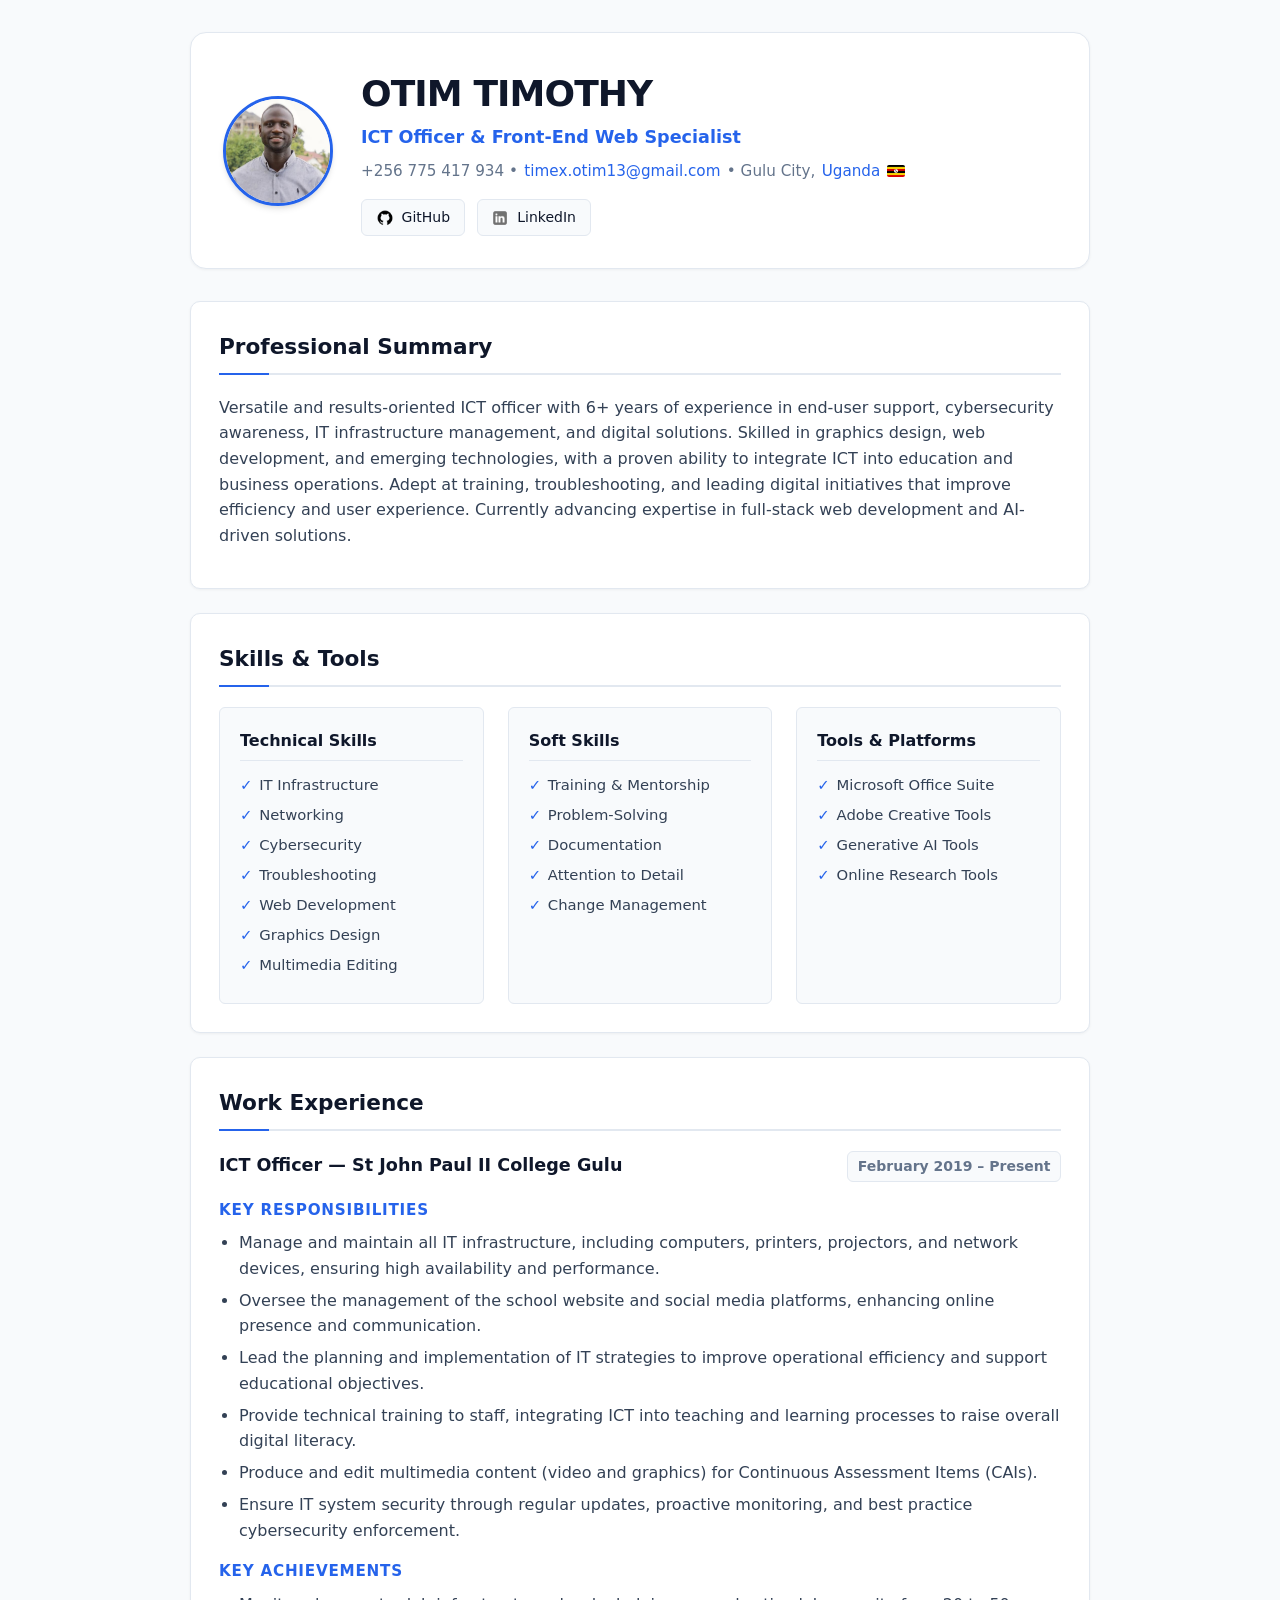
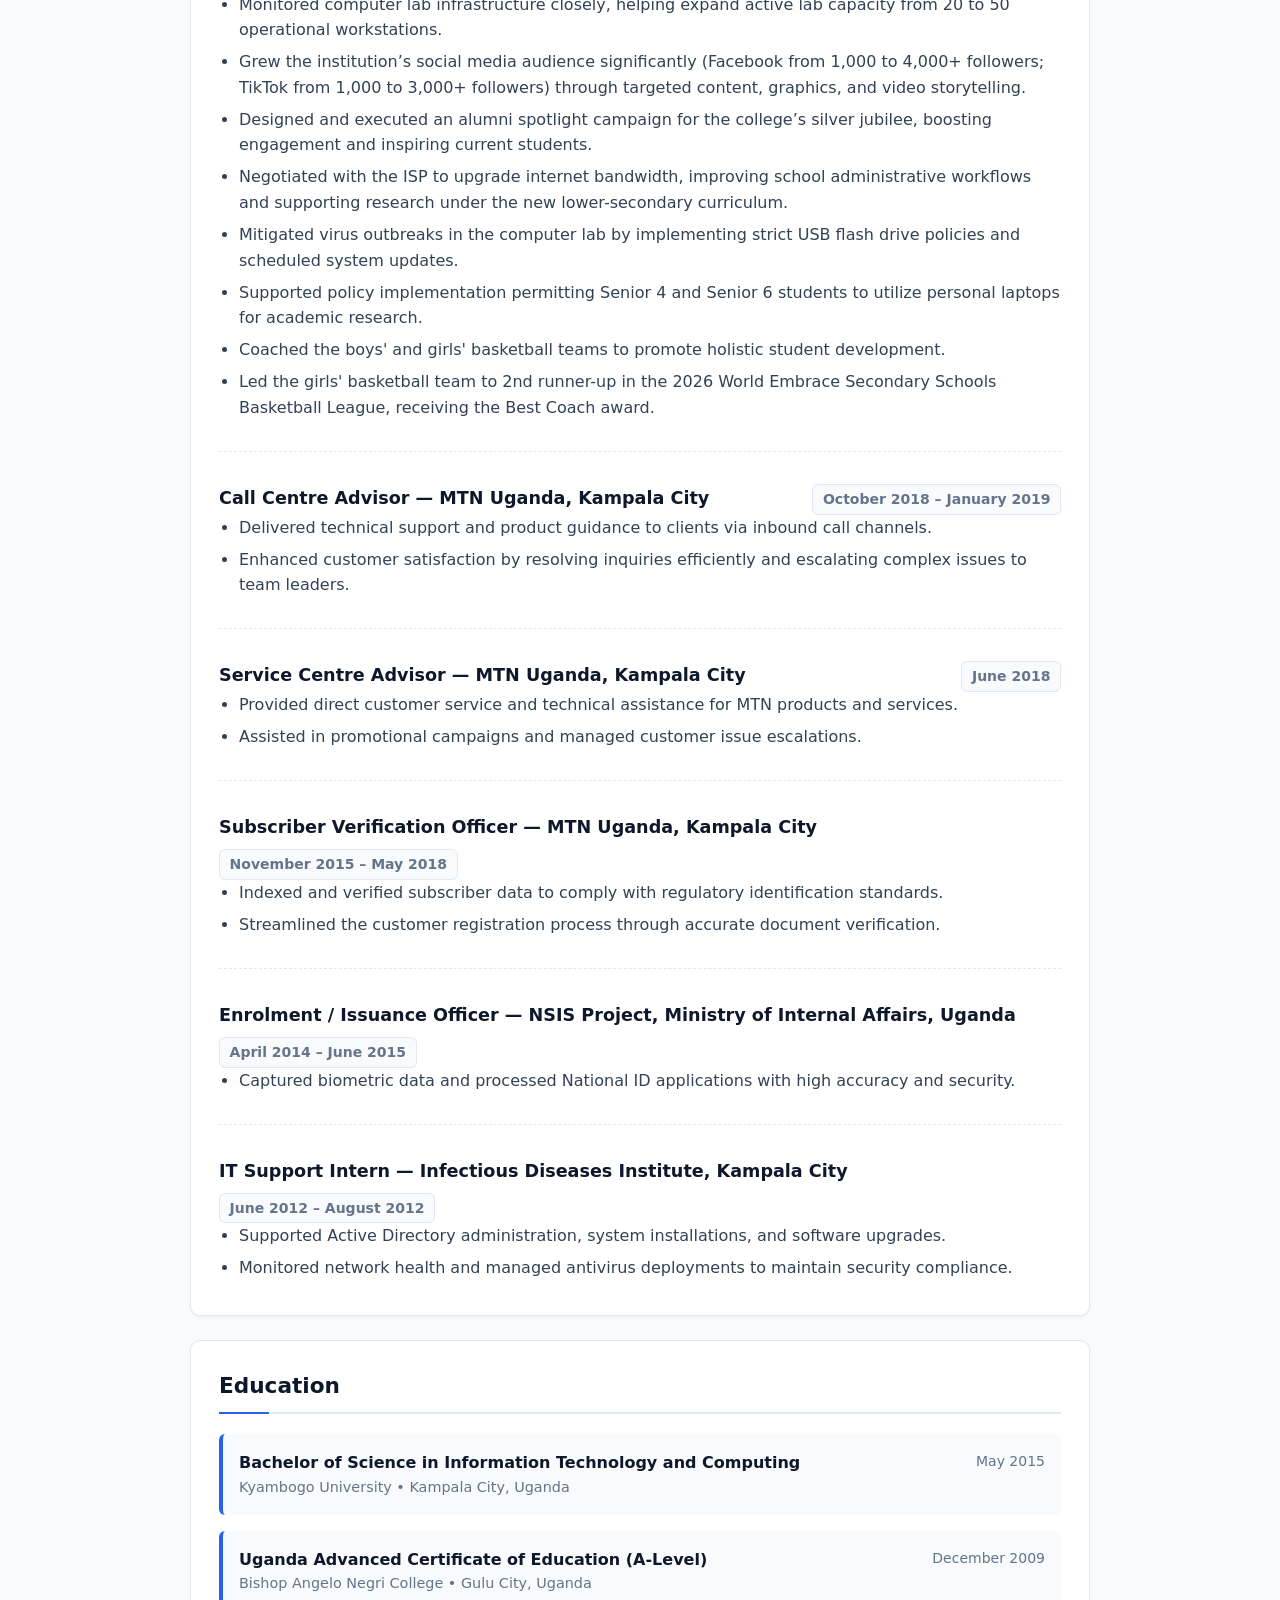
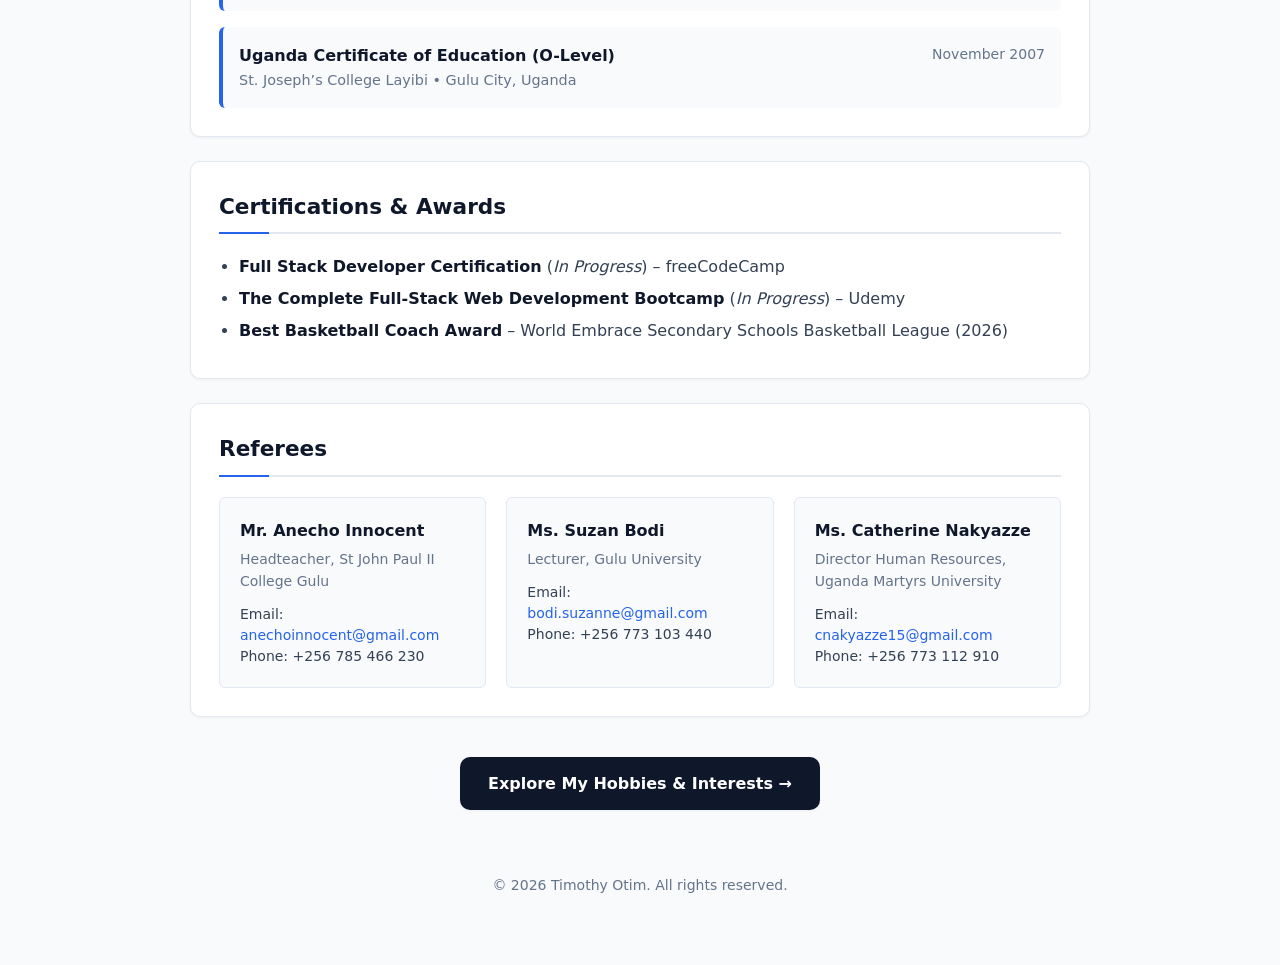
<file: index.html>
<!DOCTYPE html>
<html lang="en">
<head>
    <meta charset="UTF-8">
    <meta name="viewport" content="width=device-width, initial-scale=1.0">
    <title>Otim Timothy - Resume</title>
    <link rel="stylesheet" href="styles.css">
</head>
<body>

    <!-- Header / Contact Info Section -->
    <header class="header">
        <div class="profile-container">
            <img src="./images/Timothy Otim.jpeg" class="profile-img" alt="Timothy Otim's profile picture">
            <div class="header-text">
                <h1>OTIM TIMOTHY</h1>
                <p class="subtitle">ICT Officer & Front-End Web Specialist</p>
                <p class="contact-info">
                    +256 775 417 934 &bull; 
                    <a href="mailto:timex.otim13@gmail.com">timex.otim13@gmail.com</a> &bull; 
                    Gulu City, 
                    <a href="https://en.wikipedia.org/wiki/Uganda" target="_blank" rel="noopener noreferrer">
                        Uganda <img src="./images/Flag_of_Uganda.svg.webp" width="18" alt="Uganda flag" class="flag-icon">
                    </a>
                </p>
                <div class="social-links">
                    <a href="https://github.com/latintim" target="_blank" rel="noopener noreferrer" class="social-btn">
                        <img src="./images/github.png" width="18" alt="GitHub icon"> GitHub
                    </a>
                    <a href="https://www.linkedin.com/in/timothy-otim-a241b9241" target="_blank" rel="noopener noreferrer" class="social-btn">
                        <img src="./images/linkedin.png" width="18" alt="LinkedIn icon"> LinkedIn
                    </a>
                </div>
            </div>
        </div>
    </header>

    <main class="main-content">

        <!-- Professional Summary -->
        <section class="section">
            <h2>Professional Summary</h2>
            <p>
                Versatile and results-oriented ICT officer with 6+ years of experience in end-user support, cybersecurity awareness, IT infrastructure management, and digital solutions. Skilled in graphics design, web development, and emerging technologies, with a proven ability to integrate ICT into education and business operations. Adept at training, troubleshooting, and leading digital initiatives that improve efficiency and user experience. Currently advancing expertise in full-stack web development and AI-driven solutions.
            </p>
        </section>

        <!-- Skills Section -->
        <section class="section">
            <h2>Skills & Tools</h2>
            <div class="skills-grid">
                <div class="skill-category">
                    <h3>Technical Skills</h3>
                    <ul class="skills-list">
                        <li>IT Infrastructure</li>
                        <li>Networking</li>
                        <li>Cybersecurity</li>
                        <li>Troubleshooting</li>
                        <li>Web Development</li>
                        <li>Graphics Design</li>
                        <li>Multimedia Editing</li>
                    </ul>
                </div>

                <div class="skill-category">
                    <h3>Soft Skills</h3>
                    <ul class="skills-list">
                        <li>Training & Mentorship</li>
                        <li>Problem-Solving</li>
                        <li>Documentation</li>
                        <li>Attention to Detail</li>
                        <li>Change Management</li>
                    </ul>
                </div>

                <div class="skill-category">
                    <h3>Tools & Platforms</h3>
                    <ul class="skills-list">
                        <li>Microsoft Office Suite</li>
                        <li>Adobe Creative Tools</li>
                        <li>Generative AI Tools</li>
                        <li>Online Research Tools</li>
                    </ul>
                </div>
            </div>
        </section>

        <!-- Work Experience Section -->
        <section class="section">
            <h2>Work Experience</h2>

            <article class="job-entry">
                <div class="job-header">
                    <h3>ICT Officer &mdash; St John Paul II College Gulu</h3>
                    <span class="job-date">February 2019 &ndash; Present</span>
                </div>
                
                <h4>Key Responsibilities</h4>
                <ul>
                    <li>Manage and maintain all IT infrastructure, including computers, printers, projectors, and network devices, ensuring high availability and performance.</li>
                    <li>Oversee the management of the school website and social media platforms, enhancing online presence and communication.</li>
                    <li>Lead the planning and implementation of IT strategies to improve operational efficiency and support educational objectives.</li>
                    <li>Provide technical training to staff, integrating ICT into teaching and learning processes to raise overall digital literacy.</li>
                    <li>Produce and edit multimedia content (video and graphics) for Continuous Assessment Items (CAIs).</li>
                    <li>Ensure IT system security through regular updates, proactive monitoring, and best practice cybersecurity enforcement.</li>
                </ul>

                <h4>Key Achievements</h4>
                <ul>
                    <li>Monitored computer lab infrastructure closely, helping expand active lab capacity from 20 to 50 operational workstations.</li>
                    <li>Grew the institution’s social media audience significantly (Facebook from 1,000 to 4,000+ followers; TikTok from 1,000 to 3,000+ followers) through targeted content, graphics, and video storytelling.</li>
                    <li>Designed and executed an alumni spotlight campaign for the college’s silver jubilee, boosting engagement and inspiring current students.</li>
                    <li>Negotiated with the ISP to upgrade internet bandwidth, improving school administrative workflows and supporting research under the new lower-secondary curriculum.</li>
                    <li>Mitigated virus outbreaks in the computer lab by implementing strict USB flash drive policies and scheduled system updates.</li>
                    <li>Supported policy implementation permitting Senior 4 and Senior 6 students to utilize personal laptops for academic research.</li>
                    <li>Coached the boys' and girls' basketball teams to promote holistic student development.</li>
                    <li>Led the girls' basketball team to 2nd runner-up in the 2026 World Embrace Secondary Schools Basketball League, receiving the Best Coach award.</li>
                </ul>
            </article>

            <article class="job-entry">
                <div class="job-header">
                    <h3>Call Centre Advisor &mdash; MTN Uganda, Kampala City</h3>
                    <span class="job-date">October 2018 &ndash; January 2019</span>
                </div>
                <ul>
                    <li>Delivered technical support and product guidance to clients via inbound call channels.</li>
                    <li>Enhanced customer satisfaction by resolving inquiries efficiently and escalating complex issues to team leaders.</li>
                </ul>
            </article>

            <article class="job-entry">
                <div class="job-header">
                    <h3>Service Centre Advisor &mdash; MTN Uganda, Kampala City</h3>
                    <span class="job-date">June 2018</span>
                </div>
                <ul>
                    <li>Provided direct customer service and technical assistance for MTN products and services.</li>
                    <li>Assisted in promotional campaigns and managed customer issue escalations.</li>
                </ul>
            </article>

            <article class="job-entry">
                <div class="job-header">
                    <h3>Subscriber Verification Officer &mdash; MTN Uganda, Kampala City</h3>
                    <span class="job-date">November 2015 &ndash; May 2018</span>
                </div>
                <ul>
                    <li>Indexed and verified subscriber data to comply with regulatory identification standards.</li>
                    <li>Streamlined the customer registration process through accurate document verification.</li>
                </ul>
            </article>

            <article class="job-entry">
                <div class="job-header">
                    <h3>Enrolment / Issuance Officer &mdash; NSIS Project, Ministry of Internal Affairs, Uganda</h3>
                    <span class="job-date">April 2014 &ndash; June 2015</span>
                </div>
                <ul>
                    <li>Captured biometric data and processed National ID applications with high accuracy and security.</li>
                </ul>
            </article>

            <article class="job-entry">
                <div class="job-header">
                    <h3>IT Support Intern &mdash; Infectious Diseases Institute, Kampala City</h3>
                    <span class="job-date">June 2012 &ndash; August 2012</span>
                </div>
                <ul>
                    <li>Supported Active Directory administration, system installations, and software upgrades.</li>
                    <li>Monitored network health and managed antivirus deployments to maintain security compliance.</li>
                </ul>
            </article>

        </section>

        <!-- Education Background -->
        <section class="section">
            <h2>Education</h2>
            <div class="education-list">
                <div class="edu-item">
                    <div class="edu-header">
                        <strong>Bachelor of Science in Information Technology and Computing</strong>
                        <span>May 2015</span>
                    </div>
                    <p>Kyambogo University &bull; Kampala City, Uganda</p>
                </div>

                <div class="edu-item">
                    <div class="edu-header">
                        <strong>Uganda Advanced Certificate of Education (A-Level)</strong>
                        <span>December 2009</span>
                    </div>
                    <p>Bishop Angelo Negri College &bull; Gulu City, Uganda</p>
                </div>

                <div class="edu-item">
                    <div class="edu-header">
                        <strong>Uganda Certificate of Education (O-Level)</strong>
                        <span>November 2007</span>
                    </div>
                    <p>St. Joseph’s College Layibi &bull; Gulu City, Uganda</p>
                </div>
            </div>
        </section>

        <!-- Certifications -->
        <section class="section">
            <h2>Certifications & Awards</h2>
            <ul>
                <li><strong>Full Stack Developer Certification</strong> (<em>In Progress</em>) &ndash; freeCodeCamp</li>
                <li><strong>The Complete Full-Stack Web Development Bootcamp</strong> (<em>In Progress</em>) &ndash; Udemy</li>
                <li><strong>Best Basketball Coach Award</strong> &ndash; World Embrace Secondary Schools Basketball League (2026)</li>
            </ul>
        </section>

        <!-- Referees Section -->
        <section class="section">
            <h2>Referees</h2>
            <div class="referees-grid">
                <div class="referee-card">
                    <h3>Mr. Anecho Innocent</h3>
                    <p class="referee-title">Headteacher, St John Paul II College Gulu</p>
                    <p class="referee-contact">
                        Email: <a href="mailto:anechoinnocent@gmail.com">anechoinnocent@gmail.com</a><br>
                        Phone: +256 785 466 230
                    </p>
                </div>

                <div class="referee-card">
                    <h3>Ms. Suzan Bodi</h3>
                    <p class="referee-title">Lecturer, Gulu University</p>
                    <p class="referee-contact">
                        Email: <a href="mailto:bodi.suzanne@gmail.com">bodi.suzanne@gmail.com</a><br>
                        Phone: +256 773 103 440
                    </p>
                </div>

                <div class="referee-card">
                    <h3>Ms. Catherine Nakyazze</h3>
                    <p class="referee-title">Director Human Resources, Uganda Martyrs University</p>
                    <p class="referee-contact">
                        Email: <a href="mailto:cnakyazze15@gmail.com">cnakyazze15@gmail.com</a><br>
                        Phone: +256 773 112 910
                    </p>
                </div>
            </div>
        </section>

        <!-- Navigation Link to Hobbies Page -->
        <section class="section hobbies-link-section">
            <a href="./hobbies.html" class="hobbies-btn" target="_blank" rel="noopener noreferrer">Explore My Hobbies & Interests &rarr;</a>
        </section>

    </main>

    <!-- Footer Section -->
    <footer class="footer">
        <p>&copy; 2026 Timothy Otim. All rights reserved.</p>
    </footer>

</body>
</html>
</file>
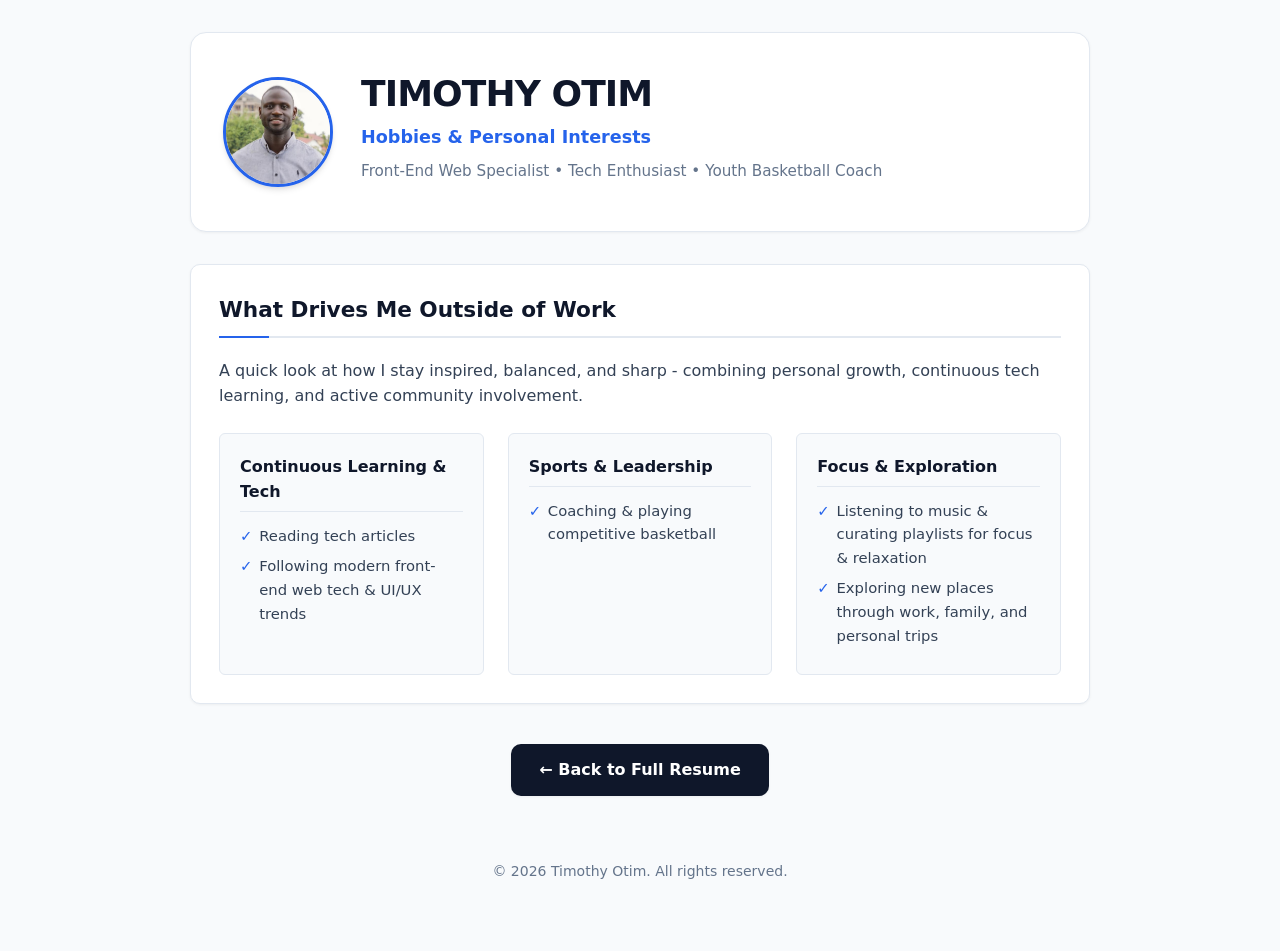
<file: hobbies.html>
<!DOCTYPE html>
<html lang="en">
<head>
    <meta charset="UTF-8">
    <meta name="viewport" content="width=device-width, initial-scale=1.0">
    <title>Timothy Otim - Hobbies & Interests</title>
    <link rel="stylesheet" href="styles.css">
</head>
<body>

    <!-- Header Section -->
    <header class="header">
        <div class="profile-container">
            <img src="./images/Timothy Otim.jpeg" class="profile-img" alt="Timothy Otim's profile picture">
            <div class="header-text">
                <h1>TIMOTHY OTIM</h1>
                <p class="subtitle">Hobbies & Personal Interests</p>
                <p class="contact-info">
                    Front-End Web Specialist &bull; Tech Enthusiast &bull; Youth Basketball Coach
                </p>
            </div>
        </div>
    </header>

    <main class="main-content">

        <!-- Hobbies & Interests Section -->
        <section class="section">
            <h2>What Drives Me Outside of Work</h2>
            <p>
                A quick look at how I stay inspired, balanced, and sharp - combining personal growth, continuous tech learning, and active community involvement.
            </p>

            <div class="skills-grid" style="margin-top: 1.5rem;">
                
                <div class="skill-category">
                    <h3>Continuous Learning & Tech</h3>
                    <ul class="skills-list">
                        <li>Reading tech articles</li>
                        <li>Following modern front-end web tech & UI/UX trends</li>
                    </ul>
                </div>

                <div class="skill-category">
                    <h3>Sports & Leadership</h3>
                    <ul class="skills-list">
                        <li>Coaching & playing competitive basketball</li>
                    </ul>
                </div>

                <div class="skill-category">
                    <h3>Focus & Exploration</h3>
                    <ul class="skills-list">
                        <li>Listening to music & curating playlists for focus & relaxation</li>
                        <li>Exploring new places through work, family, and personal trips</li>
                    </ul>
                </div>

            </div>
        </section>

        <!-- Back Navigation Button -->
        <section class="section hobbies-link-section">
            <a href="./index.html" class="hobbies-btn">&larr; Back to Full Resume</a>
        </section>

    </main>

    <!-- Footer Section -->
    <footer class="footer">
        <p>&copy; 2026 Timothy Otim. All rights reserved.</p>
    </footer>

</body>
</html>
</file>
<file: styles.css>
/* ==========================================================================
   1. Root Variables & Reset
   ========================================================================== */
:root {
  --primary-color: #2563eb;
  --primary-hover: #1d4ed8;
  --secondary-color: #0f172a;
  --text-main: #334155;
  --text-light: #64748b;
  --bg-body: #f8fafc;
  --bg-card: #ffffff;
  --border-color: #e2e8f0;
  --shadow-sm: 0 1px 3px rgba(0, 0, 0, 0.05);
  --shadow-md: 0 4px 6px -1px rgba(0, 0, 0, 0.1), 0 2px 4px -1px rgba(0, 0, 0, 0.06);
  --radius-sm: 6px;
  --radius-md: 10px;
  --radius-lg: 16px;
  --max-width: 900px;
  --font-family: system-ui, -apple-system, BlinkMacSystemFont, 'Segoe UI', Roboto, Oxygen, Ubuntu, Cantarell, sans-serif;
}

*, *::before, *::after {
  box-sizing: border-box;
  margin: 0;
  padding: 0;
}

body {
  font-family: var(--font-family);
  background-color: var(--bg-body);
  color: var(--text-main);
  line-height: 1.6;
  padding: 2rem 1rem;
}

/* ==========================================================================
   2. Main Container & Base Typography
   ========================================================================== */
.main-content,
.header,
.footer {
  max-width: var(--max-width);
  margin: 0 auto;
}

h1 {
  font-size: 2.25rem;
  font-weight: 800;
  color: var(--secondary-color);
  letter-spacing: -0.025em;
}

h2 {
  font-size: 1.35rem;
  font-weight: 700;
  color: var(--secondary-color);
  border-bottom: 2px solid var(--border-color);
  padding-bottom: 0.5rem;
  margin-bottom: 1.25rem;
  position: relative;
}

h2::after {
  content: '';
  position: absolute;
  bottom: -2px;
  left: 0;
  width: 50px;
  height: 2px;
  background-color: var(--primary-color);
}

h3 {
  font-size: 1.1rem;
  font-weight: 600;
  color: var(--secondary-color);
}

h4 {
  font-size: 0.95rem;
  font-weight: 600;
  color: var(--primary-color);
  margin: 1rem 0 0.5rem;
  text-transform: uppercase;
  letter-spacing: 0.05em;
}

p {
  margin-bottom: 0.75rem;
}

a {
  color: var(--primary-color);
  text-decoration: none;
  transition: color 0.2s ease;
}

a:hover {
  color: var(--primary-hover);
  text-decoration: underline;
}

ul {
  list-style-type: disc;
  padding-left: 1.25rem;
}

li {
  margin-bottom: 0.4rem;
}

li strong {
  color: var(--secondary-color);
}

/* ==========================================================================
   3. Header / Profile Section
   ========================================================================== */
.header {
  background: var(--bg-card);
  padding: 2rem;
  border-radius: var(--radius-lg);
  box-shadow: var(--shadow-sm);
  border: 1px solid var(--border-color);
  margin-bottom: 2rem;
}

.profile-container {
  display: flex;
  align-items: center;
  gap: 1.75rem;
}

.profile-img {
  width: 110px;
  height: 110px;
  border-radius: 50%;
  object-fit: cover;
  border: 3px solid var(--primary-color);
  box-shadow: var(--shadow-md);
  flex-shrink: 0;

}

.header-text {
  flex-grow: 1;
}

.subtitle {
  font-size: 1.1rem;
  font-weight: 600;
  color: var(--primary-color);
  margin-bottom: 0.5rem;
}

.contact-info {
  font-size: 0.95rem;
  color: var(--text-light);
  display: flex;
  flex-wrap: wrap;
  align-items: center;
  gap: 0.4rem;
  margin-bottom: 1rem;
}

.flag-icon {
  vertical-align: middle;
  border-radius: 2px;
  margin-left: 2px;
}

.social-links {
  display: flex;
  gap: 0.75rem;
}

.social-btn {
  display: inline-flex;
  align-items: center;
  gap: 0.5rem;
  padding: 0.4rem 0.85rem;
  background-color: var(--bg-body);
  border: 1px solid var(--border-color);
  border-radius: var(--radius-sm);
  font-size: 0.875rem;
  font-weight: 500;
  color: var(--secondary-color);
  transition: all 0.2s ease;
}

.social-btn:hover {
  background-color: var(--primary-color);
  color: #ffffff;
  border-color: var(--primary-color);
  text-decoration: none;
  transform: translateY(-1px);
}

.social-btn img {
  filter: grayscale(100%);
  transition: filter 0.2s ease;
}

.social-btn:hover img {
  filter: brightness(0) invert(1);
}

/* ==========================================================================
   4. Section Cards & Layout
   ========================================================================== */
.section {
  background: var(--bg-card);
  padding: 1.75rem;
  border-radius: var(--radius-md);
  box-shadow: var(--shadow-sm);
  border: 1px solid var(--border-color);
  margin-bottom: 1.5rem;
}

/* Skills Grid */
.skills-grid {
  display: grid;
  grid-template-columns: repeat(auto-fit, minmax(240px, 1fr));
  gap: 1.5rem;
}

.skill-category {
  background-color: var(--bg-body);
  padding: 1.25rem;
  border-radius: var(--radius-sm);
  border: 1px solid var(--border-color);
}

.skill-category h3 {
  margin-bottom: 0.75rem;
  font-size: 1rem;
  border-bottom: 1px solid var(--border-color);
  padding-bottom: 0.4rem;
}

.skills-list {
  list-style: none;
  padding-left: 0;
}

.skills-list li {
  position: relative;
  padding-left: 1.2rem;
  font-size: 0.925rem;
}

.skills-list li::before {
  content: '✓';
  position: absolute;
  left: 0;
  color: var(--primary-color);
  font-weight: bold;
}

/* Experience Section */
.job-entry {
  margin-bottom: 2rem;
  padding-bottom: 1.5rem;
  border-bottom: 1px dashed var(--border-color);
}

.job-entry:last-child {
  margin-bottom: 0;
  padding-bottom: 0;
  border-bottom: none;
}

.job-header {
  display: flex;
  justify-content: space-between;
  align-items: baseline;
  flex-wrap: wrap;
  gap: 0.5rem;
}

.job-date {
  font-size: 0.875rem;
  font-weight: 600;
  color: var(--text-light);
  background: var(--bg-body);
  padding: 0.2rem 0.6rem;
  border-radius: var(--radius-sm);
  border: 1px solid var(--border-color);
}

/* Education Section */
.education-list {
  display: flex;
  flex-direction: column;
  gap: 1rem;
}

.edu-item {
  padding: 1rem;
  background-color: var(--bg-body);
  border-radius: var(--radius-sm);
  border-left: 4px solid var(--primary-color);
}

.edu-header {
  display: flex;
  justify-content: space-between;
  flex-wrap: wrap;
  gap: 0.5rem;
  color: var(--secondary-color);
}

.edu-header span {
  font-size: 0.875rem;
  color: var(--text-light);
  font-weight: 500;
}

.edu-item p {
  margin-bottom: 0;
  font-size: 0.9rem;
  color: var(--text-light);
}

/* Referees Grid */
.referees-grid {
  display: grid;
  grid-template-columns: repeat(auto-fit, minmax(250px, 1fr));
  gap: 1.25rem;
}

.referee-card {
  background-color: var(--bg-body);
  padding: 1.25rem;
  border-radius: var(--radius-sm);
  border: 1px solid var(--border-color);
}

.referee-card h3 {
  font-size: 1rem;
  margin-bottom: 0.25rem;
}

.referee-title {
  font-size: 0.875rem;
  color: var(--text-light);
  margin-bottom: 0.75rem;
  font-weight: 500;
}

.referee-contact {
  font-size: 0.875rem;
  margin-bottom: 0;
  line-height: 1.5;
}

/* Hobbies Link Button */
.hobbies-link-section {
  text-align: center;
  background: transparent;
  border: none;
  box-shadow: none;
  padding: 1rem 0;
}

.hobbies-btn {
  display: inline-block;
  padding: 0.85rem 1.75rem;
  background-color: var(--secondary-color);
  color: #ffffff;
  font-weight: 600;
  border-radius: var(--radius-md);
  box-shadow: var(--shadow-sm);
  transition: all 0.2s ease;
}

.hobbies-btn:hover {
  background-color: var(--primary-color);
  color: #ffffff;
  text-decoration: none;
  transform: translateY(-2px);
  box-shadow: var(--shadow-md);
}

/* ==========================================================================
   5. Footer
   ========================================================================== */
.footer {
  text-align: center;
  font-size: 0.875rem;
  color: var(--text-light);
  padding: 1.5rem 0;
}

/* ==========================================================================
   6. Responsive Design & Media Queries
   ========================================================================== */
@media (max-width: 640px) {
  body {
    padding: 1rem 0.5rem;
  }

  .profile-container {
    flex-direction: column;
    text-align: center;
  }

  .contact-info {
    justify-content: center;
  }

  .social-links {
    justify-content: center;
  }

  .job-header,
  .edu-header {
    flex-direction: column;
    align-items: flex-start;
  }

  .job-date {
    margin-top: 0.25rem;
  }
}

/* ==========================================================================
   7. Print Stylesheet Optimization
   ========================================================================== */
@media print {
  body {
    background-color: #ffffff;
    color: #000000;
    padding: 0;
  }

  .main-content,
  .header,
  .footer {
    max-width: 100%;
  }

  .section,
  .header {
    border: none;
    box-shadow: none;
    padding: 0;
    margin-bottom: 1.5rem;
    background: transparent;
  }

  .hobbies-link-section,
  .social-links {
    display: none;
  }

  a {
    color: #000000;
    text-decoration: none;
  }

  .job-entry {
    page-break-inside: avoid;
  }
}


/* ==========================================================================
   Dark Theme (System Preference Auto-Detect)
   ========================================================================== */
</file>
